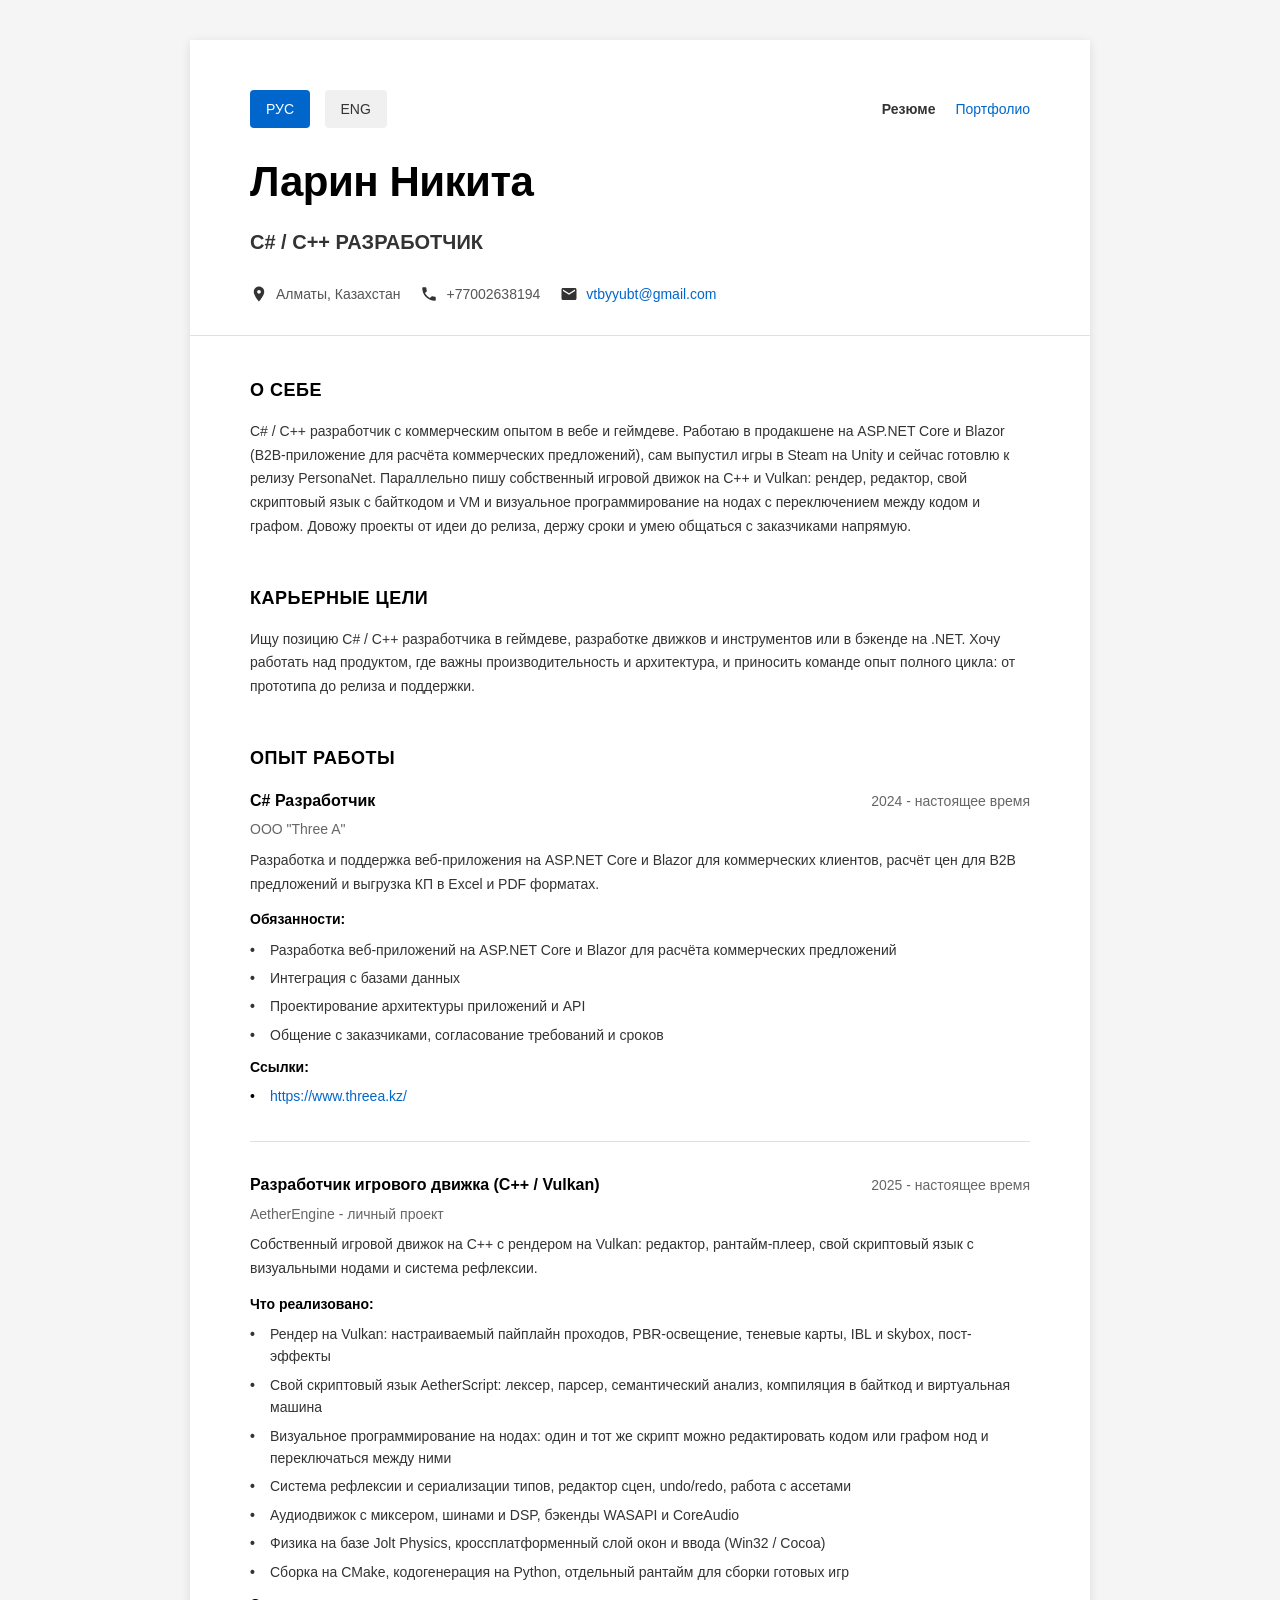
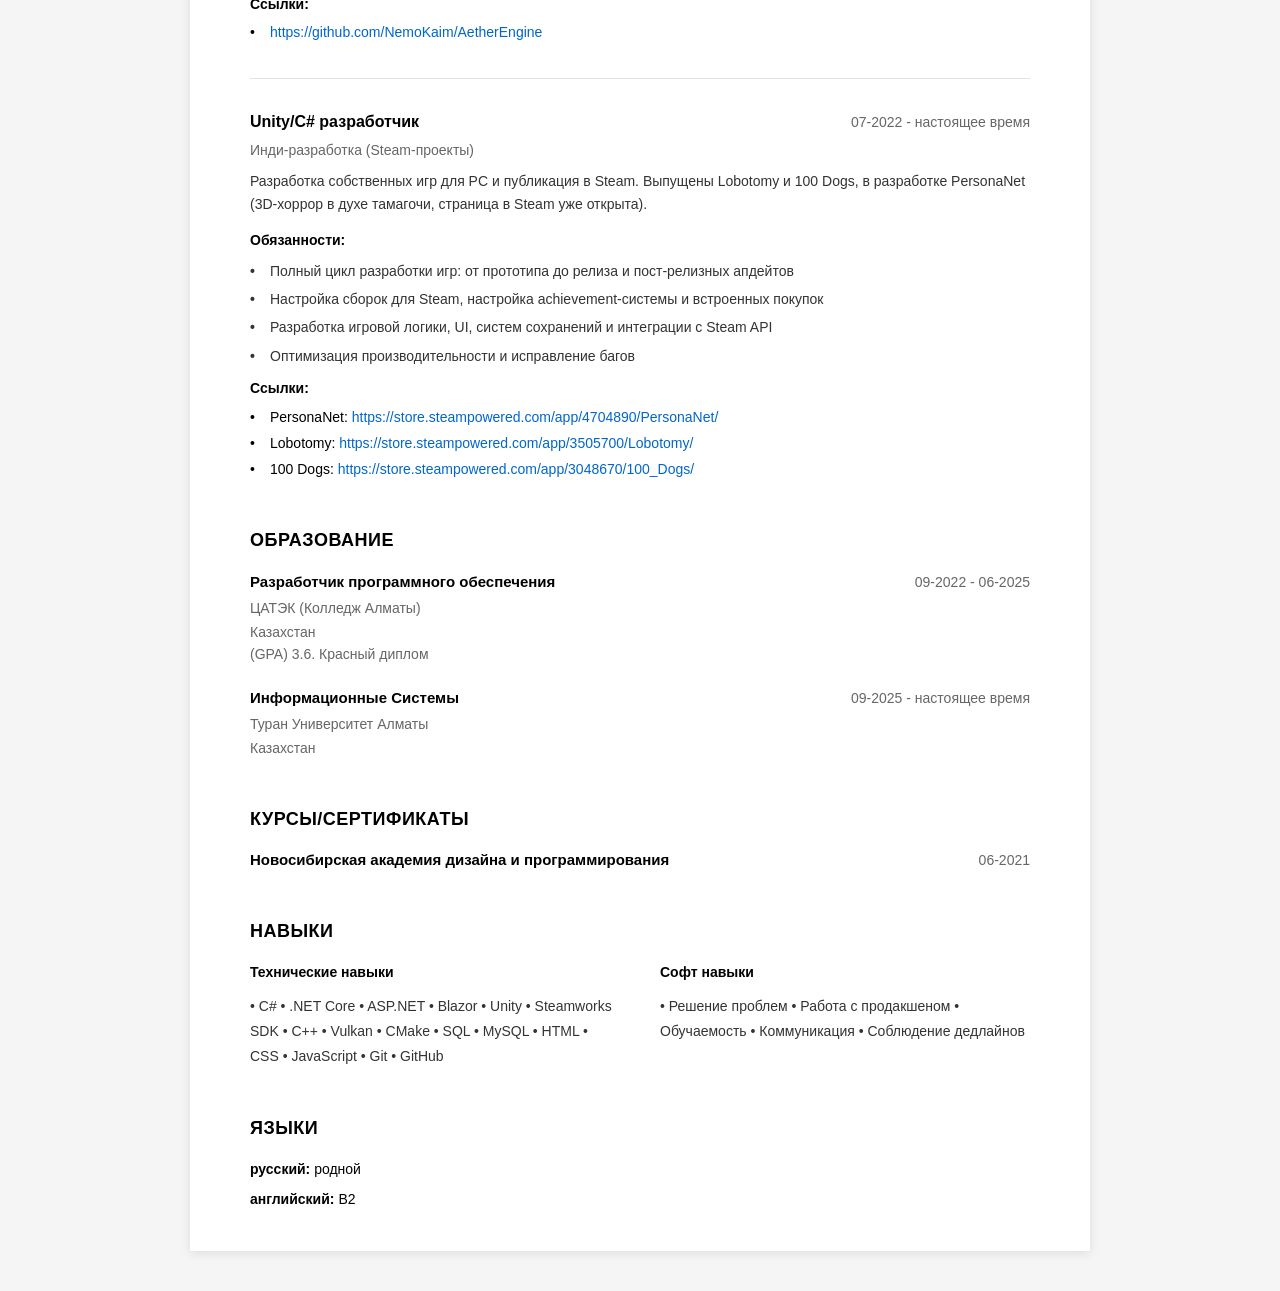
<file: index.html>
<!DOCTYPE html>
<html lang="ru">
<head>
    <meta charset="UTF-8">
    <meta name="viewport" content="width=device-width, initial-scale=1.0">
    <title>Larin Nikita</title>
    <link rel="stylesheet" href="css/style.css">
</head>
<body>
    <div class="container">
        <div class="header">
            <div class="top-bar">
                <div class="language-switcher">
                    <a href="#" data-lang="ru" class="lang-btn">РУС</a>
                    <a href="#" data-lang="en" class="lang-btn">ENG</a>
                </div>
                <nav class="page-nav">
                    <span class="page-nav-current" id="nav-resume">Резюме</span>
                    <a href="portfolio.html" id="nav-portfolio">Портфолио</a>
                </nav>
            </div>

            <h1 id="name">Ларин Никита</h1>
            <div class="position" id="position">C# / C++ РАЗРАБОТЧИК</div>

            <div class="contact-info">
                <div class="contact-item">
                    <svg viewBox="0 0 24 24" xmlns="http://www.w3.org/2000/svg">
                        <path d="M12 2C8.13 2 5 5.13 5 9c0 5.25 7 13 7 13s7-7.75 7-13c0-3.87-3.13-7-7-7zm0 9.5c-1.38 0-2.5-1.12-2.5-2.5s1.12-2.5 2.5-2.5 2.5 1.12 2.5 2.5-1.12 2.5-2.5 2.5z"/>
                    </svg>
                    <span id="location">Алматы, Казахстан</span>
                </div>
                <div class="contact-item">
                    <svg viewBox="0 0 24 24" xmlns="http://www.w3.org/2000/svg">
                        <path d="M6.62 10.79c1.44 2.83 3.76 5.14 6.59 6.59l2.2-2.2c.27-.27.67-.36 1.02-.24 1.12.37 2.33.57 3.57.57.55 0 1 .45 1 1V20c0 .55-.45 1-1 1-9.39 0-17-7.61-17-17 0-.55.45-1 1-1h3.5c.55 0 1 .45 1 1 0 1.25.2 2.45.57 3.57.11.35.03.74-.25 1.02l-2.2 2.2z"/>
                    </svg>
                    +77002638194
                </div>
                <div class="contact-item">
                    <svg viewBox="0 0 24 24" xmlns="http://www.w3.org/2000/svg">
                        <path d="M20 4H4c-1.1 0-1.99.9-1.99 2L2 18c0 1.1.9 2 2 2h16c1.1 0 2-.9 2-2V6c0-1.1-.9-2-2-2zm0 4l-8 5-8-5V6l8 5 8-5v2z"/>
                    </svg>
                    <a href="mailto:vtbyyubt@gmail.com">vtbyyubt@gmail.com</a>
                </div>
            </div>
        </div>

        <div class="content" id="main-content">
 
        </div>
    </div>

    <script src="js/script.js"></script>
</body>
</html>
</file>
<file: css/style.css>
* {
    margin: 0;
    padding: 0;
    box-sizing: border-box;
}

body {
    font-family: -apple-system, BlinkMacSystemFont, 'Segoe UI', Arial, sans-serif;
    background-color: #f5f5f5;
    padding: 40px 20px;
    line-height: 1.6;
}

.container {
    max-width: 900px;
    margin: 0 auto;
    background: white;
    box-shadow: 0 2px 10px rgba(0,0,0,0.1);
}

.header {
    background: white;
    padding: 50px 60px 30px;
    border-bottom: 1px solid #e0e0e0;
}

.header h1 {
    font-size: 42px;
    font-weight: 700;
    margin-bottom: 10px;
    letter-spacing: -0.5px;
}

.header .position {
    font-size: 20px;
    font-weight: 600;
    color: #333;
    margin-bottom: 25px;
}

.top-bar {
    display: flex;
    justify-content: space-between;
    align-items: center;
    flex-wrap: wrap;
    gap: 15px;
    margin-bottom: 20px;
}

.language-switcher {
    margin-bottom: 0;
}

.page-nav {
    display: flex;
    gap: 20px;
    font-size: 14px;
}

.page-nav a {
    color: #0066cc;
    text-decoration: none;
}

.page-nav a:hover {
    text-decoration: underline;
}

.page-nav-current {
    color: #333;
    font-weight: 600;
}

.language-switcher a {
    display: inline-block;
    padding: 8px 16px;
    margin-right: 10px;
    background: #f0f0f0;
    color: #333;
    text-decoration: none;
    border-radius: 4px;
    font-size: 14px;
    transition: background 0.2s;
}

.language-switcher a:hover {
    background: #e0e0e0;
}

.language-switcher a.active {
    background: #0066cc;
    color: white;
}

.contact-info {
    display: flex;
    flex-wrap: wrap;
    gap: 20px;
    margin-top: 20px;
}

.contact-item {
    display: flex;
    align-items: center;
    gap: 8px;
    font-size: 14px;
    color: #555;
}

.contact-item svg {
    width: 18px;
    height: 18px;
    fill: #333;
}

.contact-item a {
    color: #0066cc;
    text-decoration: none;
}

.contact-item a:hover {
    text-decoration: underline;
}

.content {
    padding: 40px 60px;
}

.section {
    margin-bottom: 45px;
}

.section:last-child {
    margin-bottom: 0;
}

.section-title {
    font-size: 18px;
    font-weight: 700;
    margin-bottom: 15px;
    letter-spacing: 0.5px;
}

.section-text {
    font-size: 14px;
    color: #333;
    line-height: 1.7;
}

.experience-item {
    margin-bottom: 30px;
    padding-bottom: 30px;
    border-bottom: 1px solid #e0e0e0;
}

.experience-item:last-child {
    border-bottom: none;
    padding-bottom: 0;
    margin-bottom: 0;
}

.experience-header {
    display: flex;
    justify-content: space-between;
    align-items: baseline;
    margin-bottom: 5px;
}

.job-title {
    font-size: 16px;
    font-weight: 600;
    color: #000;
}

.date {
    font-size: 14px;
    color: #666;
    white-space: nowrap;
}

.company {
    font-size: 14px;
    color: #666;
    margin-bottom: 8px;
}

.company a {
    color: #0066cc;
    text-decoration: none;
}

.company a:hover {
    text-decoration: underline;
}

.job-description {
    font-size: 14px;
    color: #333;
    line-height: 1.7;
    margin-bottom: 10px;
}

.project-meta {
    font-size: 14px;
    color: #333;
    line-height: 1.7;
    margin-bottom: 4px;
}

.project-meta-label {
    font-weight: 600;
    color: #666;
}

.responsibilities-title {
    font-weight: 600;
    margin-top: 12px;
    margin-bottom: 8px;
    font-size: 14px;
}

.responsibilities {
    list-style: none;
    padding-left: 0;
}

.responsibilities li {
    font-size: 14px;
    color: #333;
    padding-left: 20px;
    position: relative;
    margin-bottom: 6px;
    line-height: 1.6;
}

.responsibilities li:before {
    content: "•";
    position: absolute;
    left: 0;
    font-weight: bold;
}

.links-section {
    margin-top: 10px;
}

.links-title {
    font-weight: 600;
    margin-bottom: 6px;
    font-size: 14px;
}

.links-section ul {
    list-style: none;
    padding-left: 0;
}

.links-section li {
    font-size: 14px;
    padding-left: 20px;
    position: relative;
    margin-bottom: 4px;
}

.links-section li:before {
    content: "•";
    position: absolute;
    left: 0;
}

.links-section a {
    color: #0066cc;
    text-decoration: none;
}

.links-section a:hover {
    text-decoration: underline;
}

.education-item {
    margin-bottom: 20px;
}

.education-item:last-child {
    margin-bottom: 0;
}

.education-header {
    display: flex;
    justify-content: space-between;
    align-items: baseline;
    margin-bottom: 3px;
}

.degree-title {
    font-size: 15px;
    font-weight: 600;
    color: #000;
}

.institution {
    font-size: 14px;
    color: #666;
    margin-bottom: 2px;
}

.education-details {
    font-size: 14px;
    color: #666;
}

.skills-grid {
    display: flex;
    gap: 40px;
}

.skills-column {
    flex: 1;
}

.skills-subtitle {
    font-weight: 600;
    margin-bottom: 10px;
    font-size: 14px;
}

.skills-list {
    font-size: 14px;
    color: #333;
    line-height: 1.8;
}

.courses-item {
    margin-bottom: 15px;
}

.courses-item:last-child {
    margin-bottom: 0;
}

.course-header {
    display: flex;
    justify-content: space-between;
    align-items: baseline;
}

.course-name {
    font-size: 15px;
    font-weight: 600;
    color: #000;
}

.projects-item {
    margin-bottom: 15px;
}

.projects-item:last-child {
    margin-bottom: 0;
}

.project-name {
    font-size: 15px;
    font-weight: 600;
    color: #000;
    margin-bottom: 3px;
}

.project-link {
    font-size: 14px;
}

.project-link a {
    color: #0066cc;
    text-decoration: none;
}

.project-link a:hover {
    text-decoration: underline;
}

.languages-item {
    margin-bottom: 8px;
    font-size: 14px;
}

.languages-item:last-child {
    margin-bottom: 0;
}

.language-name {
    font-weight: 600;
}

@media (max-width: 768px) {
    body {
        padding: 20px 10px;
    }

    .header, .content {
        padding: 30px 30px;
    }

    .header h1 {
        font-size: 32px;
    }

    .contact-info {
        flex-direction: column;
        gap: 12px;
    }

    .top-bar {
        flex-direction: column;
        align-items: flex-start;
        gap: 12px;
    }

    .experience-header {
        flex-direction: column;
        gap: 5px;
    }

    .skills-grid {
        flex-direction: column;
        gap: 25px;
    }
}
</file>
